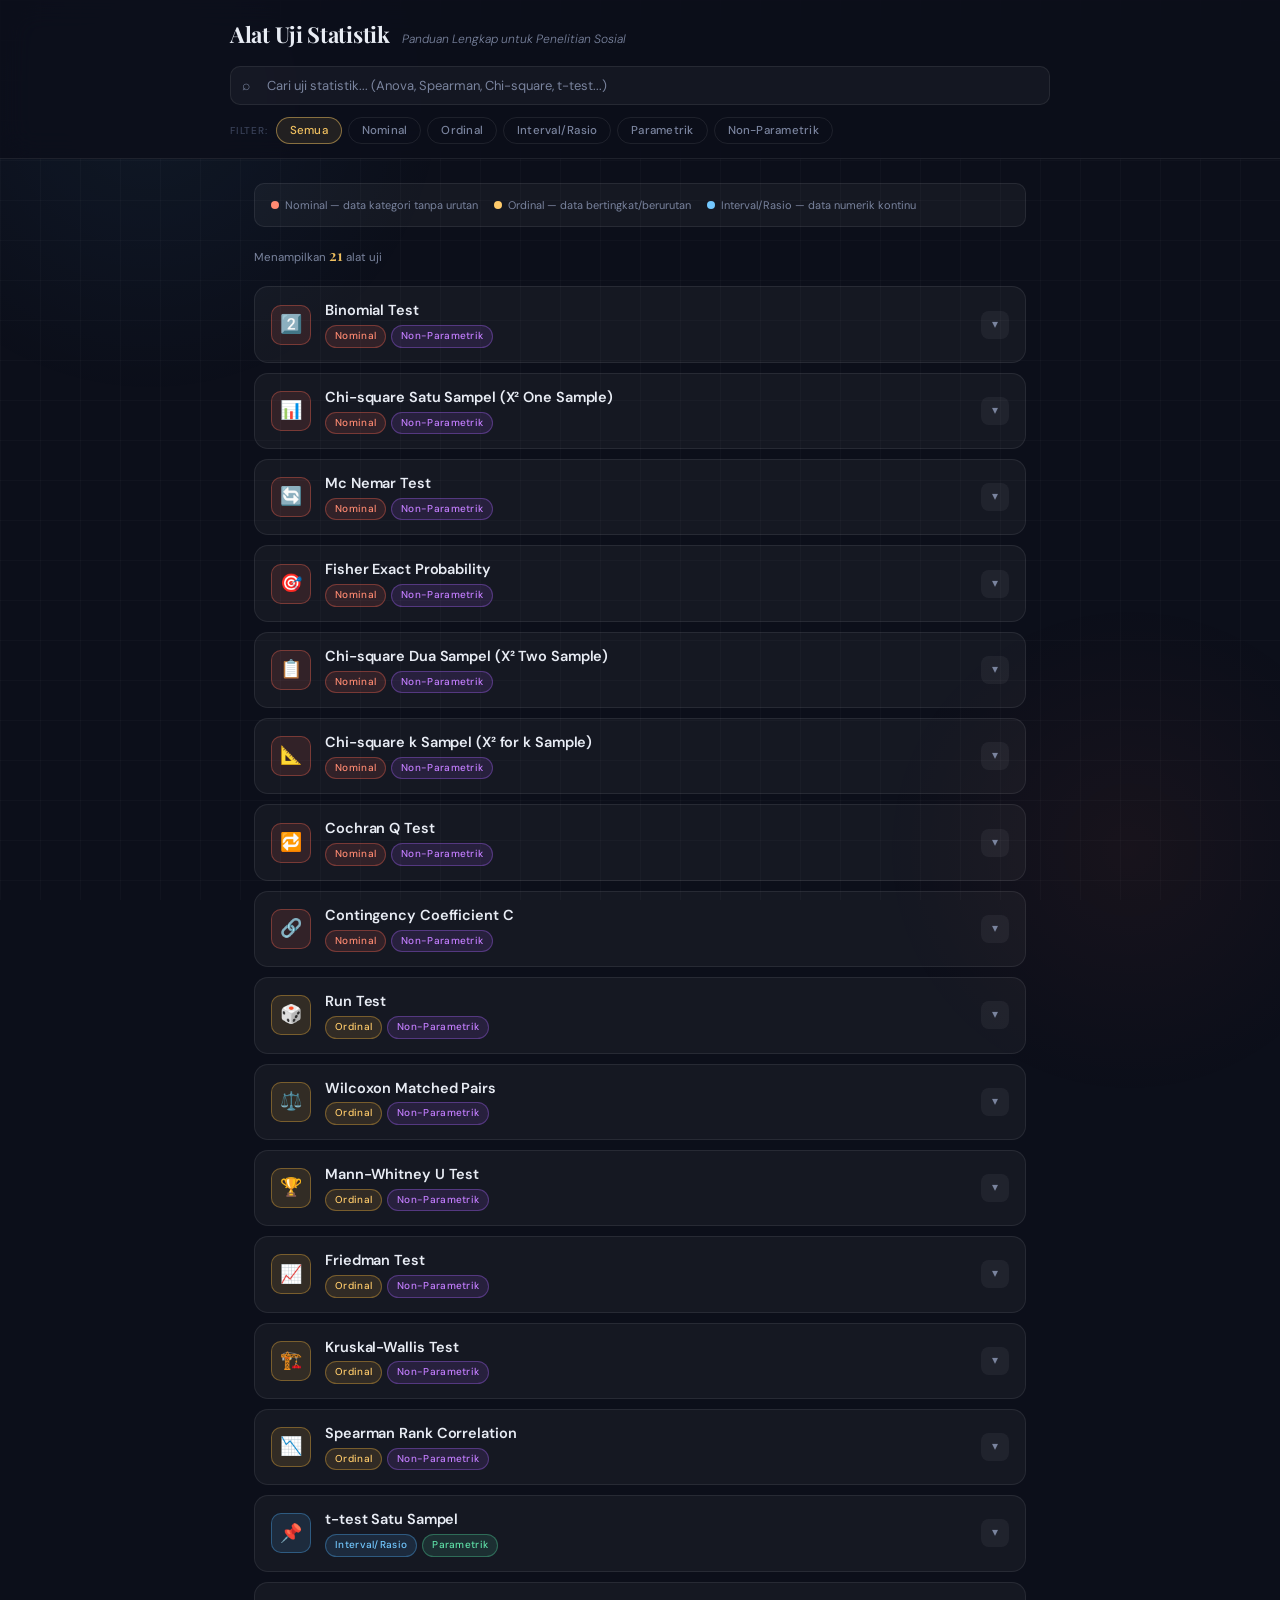
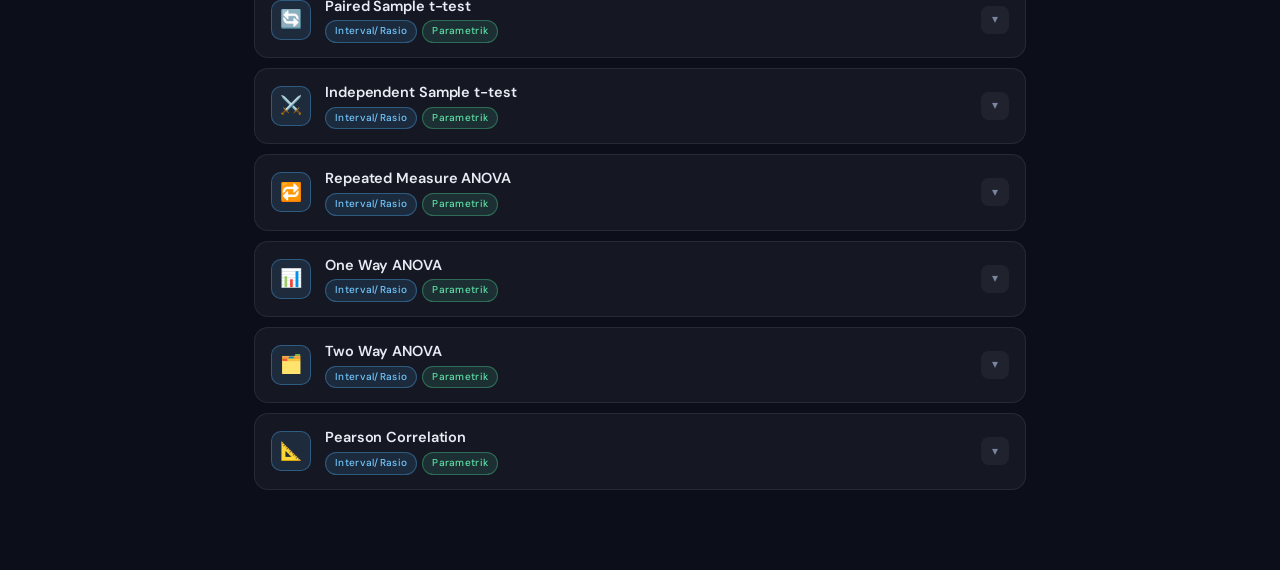
<file: statistik-uji.html>
<!DOCTYPE html>
<html lang="id">
<head>
<meta charset="UTF-8" />
<meta name="viewport" content="width=device-width, initial-scale=1.0" />
<title>Panduan Alat Uji Statistik</title>
<link href="https://fonts.googleapis.com/css2?family=Playfair+Display:wght@500;600;700&family=DM+Sans:ital,wght@0,300;0,400;0,500;0,600;1,300&display=swap" rel="stylesheet" />
<style>
  *, *::before, *::after { box-sizing: border-box; margin: 0; padding: 0; }

  :root {
    --bg:       #0c0f1a;
    --surface:  #131726;
    --glass:    rgba(255,255,255,0.04);
    --border:   rgba(255,255,255,0.08);
    --border-h: rgba(255,255,255,0.16);
    --text:     #e8ecf4;
    --muted:    #7a849e;
    --faint:    #3a4259;

    --nominal-bg:   rgba(255,105,80,0.12);
    --nominal-bdr:  rgba(255,105,80,0.35);
    --nominal-clr:  #ff8a72;
    --nominal-glow: rgba(255,105,80,0.15);

    --ordinal-bg:   rgba(255,185,60,0.12);
    --ordinal-bdr:  rgba(255,185,60,0.35);
    --ordinal-clr:  #ffcb6b;
    --ordinal-glow: rgba(255,185,60,0.12);

    --interval-bg:   rgba(80,180,255,0.12);
    --interval-bdr:  rgba(80,180,255,0.35);
    --interval-clr:  #73c8ff;
    --interval-glow: rgba(80,180,255,0.12);

    --para-bg:   rgba(80,220,160,0.12);
    --para-bdr:  rgba(80,220,160,0.35);
    --para-clr:  #5fe0a8;

    --nonpara-bg:   rgba(170,100,255,0.12);
    --nonpara-bdr:  rgba(170,100,255,0.35);
    --nonpara-clr:  #c47eff;

    --gold: #f0c060;
    --radius: 14px;
  }

  html { scroll-behavior: smooth; }

  body {
    background: var(--bg);
    color: var(--text);
    font-family: 'DM Sans', sans-serif;
    font-size: 14px;
    line-height: 1.65;
    min-height: 100vh;
    padding: 0;
    overflow-x: hidden;
  }

  /* Background grid */
  body::before {
    content: '';
    position: fixed;
    inset: 0;
    background-image:
      linear-gradient(rgba(255,255,255,0.025) 1px, transparent 1px),
      linear-gradient(90deg, rgba(255,255,255,0.025) 1px, transparent 1px);
    background-size: 40px 40px;
    pointer-events: none;
    z-index: 0;
  }

  /* Ambient glow blobs */
  body::after {
    content: '';
    position: fixed;
    top: -200px;
    left: -150px;
    width: 600px;
    height: 600px;
    background: radial-gradient(ellipse, rgba(80,180,255,0.06) 0%, transparent 70%);
    pointer-events: none;
    z-index: 0;
  }

  .glow-blob-2 {
    position: fixed;
    bottom: -200px;
    right: -100px;
    width: 500px;
    height: 500px;
    background: radial-gradient(ellipse, rgba(255,105,80,0.05) 0%, transparent 70%);
    pointer-events: none;
    z-index: 0;
  }

  /* ─── HEADER ─── */
  .site-header {
    position: sticky;
    top: 0;
    z-index: 100;
    background: rgba(12,15,26,0.85);
    backdrop-filter: blur(16px);
    -webkit-backdrop-filter: blur(16px);
    border-bottom: 1px solid var(--border);
    padding: 16px 24px 14px;
  }

  .header-inner {
    max-width: 820px;
    margin: 0 auto;
  }

  .header-top {
    display: flex;
    align-items: baseline;
    gap: 12px;
    margin-bottom: 14px;
  }

  .site-title {
    font-family: 'Playfair Display', serif;
    font-size: 22px;
    font-weight: 700;
    color: var(--text);
    letter-spacing: -0.3px;
  }

  .site-subtitle {
    font-size: 12px;
    color: var(--muted);
    font-weight: 300;
    font-style: italic;
  }

  /* Search */
  .search-box {
    position: relative;
    margin-bottom: 12px;
  }

  .search-icon {
    position: absolute;
    left: 12px;
    top: 50%;
    transform: translateY(-50%);
    color: var(--muted);
    font-size: 14px;
    pointer-events: none;
  }

  .search-input {
    width: 100%;
    padding: 10px 14px 10px 36px;
    background: var(--glass);
    border: 1px solid var(--border);
    border-radius: 10px;
    color: var(--text);
    font-family: 'DM Sans', sans-serif;
    font-size: 13px;
    outline: none;
    transition: border-color 0.2s, box-shadow 0.2s;
  }

  .search-input::placeholder { color: var(--muted); }

  .search-input:focus {
    border-color: rgba(255,255,255,0.2);
    box-shadow: 0 0 0 3px rgba(255,255,255,0.04);
  }

  /* Filter Pills */
  .filter-row {
    display: flex;
    gap: 6px;
    flex-wrap: wrap;
    align-items: center;
  }

  .filter-label {
    font-size: 10px;
    color: var(--faint);
    text-transform: uppercase;
    letter-spacing: 0.08em;
    margin-right: 2px;
    font-weight: 500;
  }

  .filter-btn {
    padding: 5px 13px;
    font-size: 11.5px;
    font-family: 'DM Sans', sans-serif;
    font-weight: 500;
    border-radius: 20px;
    border: 1px solid var(--border);
    background: transparent;
    color: var(--muted);
    cursor: pointer;
    transition: all 0.18s;
    letter-spacing: 0.02em;
  }

  .filter-btn:hover { border-color: var(--border-h); color: var(--text); }

  .filter-btn.active-semua    { border-color: rgba(240,192,96,0.5); background: rgba(240,192,96,0.1); color: var(--gold); }
  .filter-btn.active-nominal  { border-color: var(--nominal-bdr); background: var(--nominal-bg); color: var(--nominal-clr); }
  .filter-btn.active-ordinal  { border-color: var(--ordinal-bdr); background: var(--ordinal-bg); color: var(--ordinal-clr); }
  .filter-btn.active-interval { border-color: var(--interval-bdr); background: var(--interval-bg); color: var(--interval-clr); }
  .filter-btn.active-parametrik { border-color: var(--para-bdr); background: var(--para-bg); color: var(--para-clr); }
  .filter-btn.active-nonpara  { border-color: var(--nonpara-bdr); background: var(--nonpara-bg); color: var(--nonpara-clr); }

  /* ─── MAIN ─── */
  .main {
    max-width: 820px;
    margin: 0 auto;
    padding: 24px 24px 80px;
    position: relative;
    z-index: 1;
  }

  .count-bar {
    display: flex;
    align-items: center;
    justify-content: space-between;
    margin-bottom: 18px;
  }

  .count-text {
    font-size: 11.5px;
    color: var(--muted);
    font-weight: 400;
  }

  .count-num {
    font-family: 'Playfair Display', serif;
    font-size: 15px;
    color: var(--gold);
    font-weight: 600;
  }

  /* ─── CARDS ─── */
  .cards-grid { display: flex; flex-direction: column; gap: 10px; }

  .uji-card {
    background: var(--glass);
    border: 1px solid var(--border);
    border-radius: var(--radius);
    overflow: hidden;
    cursor: pointer;
    transition: border-color 0.2s, box-shadow 0.2s, transform 0.15s;
    animation: fadeSlide 0.35s ease both;
  }

  @keyframes fadeSlide {
    from { opacity: 0; transform: translateY(12px); }
    to   { opacity: 1; transform: translateY(0); }
  }

  .uji-card:hover {
    border-color: var(--border-h);
    transform: translateY(-1px);
    box-shadow: 0 8px 32px rgba(0,0,0,0.3);
  }

  .uji-card.open { border-color: rgba(255,255,255,0.15); }
  .uji-card.open.cat-nominal  { border-color: var(--nominal-bdr); box-shadow: 0 0 24px var(--nominal-glow); }
  .uji-card.open.cat-ordinal  { border-color: var(--ordinal-bdr); box-shadow: 0 0 24px var(--ordinal-glow); }
  .uji-card.open.cat-interval { border-color: var(--interval-bdr); box-shadow: 0 0 24px var(--interval-glow); }

  /* Card Header */
  .card-header {
    display: flex;
    align-items: center;
    gap: 14px;
    padding: 14px 16px;
    user-select: none;
  }

  .card-icon {
    width: 40px;
    height: 40px;
    min-width: 40px;
    border-radius: 10px;
    display: flex;
    align-items: center;
    justify-content: center;
    font-size: 18px;
    flex-shrink: 0;
  }

  .icon-nominal  { background: var(--nominal-bg);  box-shadow: inset 0 0 0 1px var(--nominal-bdr); }
  .icon-ordinal  { background: var(--ordinal-bg);  box-shadow: inset 0 0 0 1px var(--ordinal-bdr); }
  .icon-interval { background: var(--interval-bg); box-shadow: inset 0 0 0 1px var(--interval-bdr); }

  .card-meta { flex: 1; min-width: 0; }

  .card-name {
    font-size: 14.5px;
    font-weight: 600;
    color: var(--text);
    letter-spacing: -0.1px;
    line-height: 1.3;
    white-space: nowrap;
    overflow: hidden;
    text-overflow: ellipsis;
  }

  .card-tags {
    display: flex;
    gap: 5px;
    flex-wrap: wrap;
    margin-top: 5px;
  }

  .tag {
    font-size: 10px;
    font-weight: 500;
    padding: 2px 9px;
    border-radius: 20px;
    letter-spacing: 0.03em;
  }

  .t-nominal   { background: var(--nominal-bg);   color: var(--nominal-clr);   border: 1px solid var(--nominal-bdr); }
  .t-ordinal   { background: var(--ordinal-bg);   color: var(--ordinal-clr);   border: 1px solid var(--ordinal-bdr); }
  .t-interval  { background: var(--interval-bg);  color: var(--interval-clr);  border: 1px solid var(--interval-bdr); }
  .t-para      { background: var(--para-bg);      color: var(--para-clr);      border: 1px solid var(--para-bdr); }
  .t-nonpara   { background: var(--nonpara-bg);   color: var(--nonpara-clr);   border: 1px solid var(--nonpara-bdr); }

  .chevron {
    width: 28px;
    height: 28px;
    min-width: 28px;
    border-radius: 8px;
    background: rgba(255,255,255,0.05);
    display: flex;
    align-items: center;
    justify-content: center;
    color: var(--muted);
    font-size: 12px;
    transition: transform 0.25s, background 0.2s;
  }

  .uji-card.open .chevron {
    transform: rotate(180deg);
    background: rgba(255,255,255,0.08);
    color: var(--text);
  }

  /* Card Body */
  .card-body {
    max-height: 0;
    overflow: hidden;
    transition: max-height 0.4s cubic-bezier(0.4, 0, 0.2, 1);
  }

  .uji-card.open .card-body { max-height: 800px; }

  .card-body-inner {
    padding: 0 16px 18px;
    border-top: 1px solid var(--border);
    display: grid;
    grid-template-columns: 1fr 1fr;
    gap: 14px 20px;
    margin-top: 14px;
  }

  .body-section { }
  .body-section.full { grid-column: 1 / -1; }

  .body-label {
    font-size: 9.5px;
    font-weight: 600;
    text-transform: uppercase;
    letter-spacing: 0.1em;
    margin-bottom: 6px;
    display: flex;
    align-items: center;
    gap: 5px;
  }

  .label-dot {
    width: 5px;
    height: 5px;
    border-radius: 50%;
    display: inline-block;
    flex-shrink: 0;
  }

  .sec-def   .body-label { color: var(--interval-clr); }
  .sec-def   .label-dot  { background: var(--interval-clr); }
  .sec-when  .body-label { color: var(--para-clr); }
  .sec-when  .label-dot  { background: var(--para-clr); }
  .sec-req   .body-label { color: var(--nominal-clr); }
  .sec-req   .label-dot  { background: var(--nominal-clr); }
  .sec-ex    .body-label { color: var(--ordinal-clr); }
  .sec-ex    .label-dot  { background: var(--ordinal-clr); }

  .body-text {
    font-size: 12.5px;
    color: var(--muted);
    line-height: 1.65;
    font-weight: 300;
  }

  .body-text strong { color: var(--text); font-weight: 500; }

  .example-box {
    background: rgba(255,185,60,0.06);
    border: 1px solid rgba(255,185,60,0.18);
    border-radius: 8px;
    padding: 10px 12px;
    font-size: 12px;
    color: rgba(255,203,107,0.85);
    line-height: 1.6;
    font-style: italic;
    font-weight: 300;
  }

  /* No result */
  .no-result {
    text-align: center;
    padding: 60px 20px;
    color: var(--faint);
    font-size: 14px;
  }

  .no-result span { display: block; font-size: 36px; margin-bottom: 12px; }

  /* ─── LEGEND ─── */
  .legend {
    display: flex;
    gap: 16px;
    flex-wrap: wrap;
    margin-bottom: 16px;
    padding: 12px 16px;
    background: var(--glass);
    border: 1px solid var(--border);
    border-radius: 10px;
  }

  .legend-item {
    display: flex;
    align-items: center;
    gap: 6px;
    font-size: 11px;
    color: var(--muted);
  }

  .legend-dot {
    width: 8px;
    height: 8px;
    border-radius: 50%;
    flex-shrink: 0;
  }

  /* Scroll to top */
  .scroll-top {
    position: fixed;
    bottom: 24px;
    right: 24px;
    width: 40px;
    height: 40px;
    border-radius: 10px;
    background: var(--surface);
    border: 1px solid var(--border);
    color: var(--muted);
    font-size: 16px;
    cursor: pointer;
    display: flex;
    align-items: center;
    justify-content: center;
    transition: all 0.2s;
    z-index: 50;
    opacity: 0;
    pointer-events: none;
  }

  .scroll-top.visible { opacity: 1; pointer-events: all; }
  .scroll-top:hover { border-color: var(--border-h); color: var(--text); transform: translateY(-2px); }

  /* Responsive */
  @media (max-width: 580px) {
    .site-header { padding: 14px 16px 12px; }
    .main { padding: 18px 16px 80px; }
    .card-body-inner { grid-template-columns: 1fr; }
    .body-section.full { grid-column: 1; }
    .card-name { font-size: 13.5px; white-space: normal; }
    .header-top { flex-direction: column; gap: 2px; }
  }
</style>
</head>
<body>

<div class="glow-blob-2"></div>

<!-- HEADER -->
<header class="site-header">
  <div class="header-inner">
    <div class="header-top">
      <h1 class="site-title">Alat Uji Statistik</h1>
      <span class="site-subtitle">Panduan Lengkap untuk Penelitian Sosial</span>
    </div>

    <div class="search-box">
      <span class="search-icon">⌕</span>
      <input class="search-input" id="searchInput" type="text"
        placeholder="Cari uji statistik... (Anova, Spearman, Chi-square, t-test...)"
        oninput="filterCards()" />
    </div>

    <div class="filter-row">
      <span class="filter-label">Filter:</span>
      <button class="filter-btn active-semua"    data-filter="semua"      onclick="setFilter('semua',this)">Semua</button>
      <button class="filter-btn"                data-filter="nominal"    onclick="setFilter('nominal',this)">Nominal</button>
      <button class="filter-btn"                data-filter="ordinal"    onclick="setFilter('ordinal',this)">Ordinal</button>
      <button class="filter-btn"                data-filter="interval"   onclick="setFilter('interval',this)">Interval/Rasio</button>
      <button class="filter-btn"                data-filter="parametrik" onclick="setFilter('parametrik',this)">Parametrik</button>
      <button class="filter-btn"                data-filter="nonpara"    onclick="setFilter('nonpara',this)">Non-Parametrik</button>
    </div>
  </div>
</header>

<!-- MAIN -->
<main class="main">
  <!-- Legend -->
  <div class="legend">
    <div class="legend-item"><span class="legend-dot" style="background:var(--nominal-clr)"></span>Nominal — data kategori tanpa urutan</div>
    <div class="legend-item"><span class="legend-dot" style="background:var(--ordinal-clr)"></span>Ordinal — data bertingkat/berurutan</div>
    <div class="legend-item"><span class="legend-dot" style="background:var(--interval-clr)"></span>Interval/Rasio — data numerik kontinu</div>
  </div>

  <div class="count-bar">
    <span class="count-text">Menampilkan <span class="count-num" id="countNum">0</span> alat uji</span>
    <span class="count-text" id="filterLabel"></span>
  </div>

  <div class="cards-grid" id="cardsGrid"></div>
</main>

<button class="scroll-top" id="scrollTopBtn" onclick="window.scrollTo({top:0,behavior:'smooth'})">↑</button>

<script>
const data = [
  // ── NOMINAL ──
  {
    name: "Binomial Test",
    skala: ["nominal"], jenis: ["nonpara"],
    icon: "icon-nominal", cat: "cat-nominal", emoji: "2️⃣",
    deskripsi: "Menguji apakah proporsi observasi pada dua kategori sesuai dengan proporsi yang dihipotesiskan. Digunakan ketika data hanya memiliki dua kemungkinan hasil (ya/tidak, sukses/gagal, laki/perempuan).",
    kapan: "Satu sampel, data nominal dengan <strong>2 kategori</strong>, ingin menguji apakah proporsi sesuai teori.",
    syarat: "Data berskala nominal, hanya ada <strong>2 kategori (dikotomi)</strong>, satu sampel.",
    contoh: "Apakah proporsi responden yang memilih 'setuju' (60%) berbeda secara signifikan dari proporsi yang diharapkan (50%)?"
  },
  {
    name: "Chi-square Satu Sampel (X² One Sample)",
    skala: ["nominal"], jenis: ["nonpara"],
    icon: "icon-nominal", cat: "cat-nominal", emoji: "📊",
    deskripsi: "Menguji apakah frekuensi observasi pada tiap kategori sesuai dengan frekuensi yang diharapkan berdasarkan teori atau distribusi tertentu. Cocok untuk lebih dari dua kategori.",
    kapan: "Satu sampel, data nominal <strong>≥2 kategori</strong>, membandingkan distribusi observasi vs teori.",
    syarat: "Frekuensi harapan tiap sel <strong>≥ 5</strong>, data nominal, satu sampel.",
    contoh: "Apakah distribusi agama mahasiswa (Islam 70%, Kristen 15%, lainnya 15%) sesuai dengan distribusi populasi umum?"
  },
  {
    name: "Mc Nemar Test",
    skala: ["nominal"], jenis: ["nonpara"],
    icon: "icon-nominal", cat: "cat-nominal", emoji: "🔄",
    deskripsi: "Menguji perubahan proporsi pada dua pengukuran berpasangan dari subjek yang sama (sebelum–sesudah). Dirancang khusus untuk data dikotomi dari kelompok yang sama.",
    kapan: "Dua kelompok <strong>berpasangan</strong>, data nominal dikotomi, mengukur perubahan sebelum–sesudah intervensi.",
    syarat: "Data dikotomi (2 kategori), kelompok berpasangan/related, <strong>desain pre-post</strong>.",
    contoh: "Apakah ada perubahan signifikan proporsi mahasiswa yang 'tidak paham' menjadi 'paham' setelah mengikuti pelatihan?"
  },
  {
    name: "Fisher Exact Probability",
    skala: ["nominal"], jenis: ["nonpara"],
    icon: "icon-nominal", cat: "cat-nominal", emoji: "🎯",
    deskripsi: "Alternatif Chi-square ketika sampel kecil atau frekuensi harapan sel kurang dari 5. Menghitung probabilitas eksak dari tabel kontingensi 2×2.",
    kapan: "Dua kelompok independen, data nominal, <strong>sampel kecil (n&lt;20)</strong> atau frekuensi harapan &lt;5.",
    syarat: "Tabel 2×2, dua kelompok bebas, sampel kecil, <strong>frekuensi harapan &lt;5</strong>.",
    contoh: "Apakah ada hubungan antara jenis kelamin dan keputusan mengikuti organisasi pada kelompok mahasiswa baru yang kecil?"
  },
  {
    name: "Chi-square Dua Sampel (X² Two Sample)",
    skala: ["nominal"], jenis: ["nonpara"],
    icon: "icon-nominal", cat: "cat-nominal", emoji: "📋",
    deskripsi: "Menguji apakah ada perbedaan distribusi frekuensi antara dua kelompok independen. Uji yang paling umum untuk data nominal dengan dua kelompok bebas dan sampel besar.",
    kapan: "Dua kelompok <strong>independen</strong>, data nominal, sampel cukup besar, frekuensi harapan tiap sel ≥5.",
    syarat: "Dua kelompok bebas, <strong>frekuensi harapan ≥5</strong> per sel, data nominal.",
    contoh: "Apakah ada perbedaan proporsi pilihan partai politik antara kelompok laki-laki dan perempuan?"
  },
  {
    name: "Chi-square k Sampel (X² for k Sample)",
    skala: ["nominal"], jenis: ["nonpara"],
    icon: "icon-nominal", cat: "cat-nominal", emoji: "📐",
    deskripsi: "Perluasan Chi-square untuk lebih dari dua kelompok. Menguji apakah ada perbedaan distribusi proporsi di antara beberapa kelompok sekaligus.",
    kapan: "<strong>Lebih dari 2 kelompok</strong>, data nominal, ingin menguji perbedaan distribusi antar semua kelompok.",
    syarat: "Lebih dari 2 kelompok (bebas atau berpasangan), data nominal.",
    contoh: "Apakah ada perbedaan pilihan metode belajar (online/offline/hybrid) antara mahasiswa Semester 1, 3, 5, dan 7?"
  },
  {
    name: "Cochran Q Test",
    skala: ["nominal"], jenis: ["nonpara"],
    icon: "icon-nominal", cat: "cat-nominal", emoji: "🔁",
    deskripsi: "Perluasan Mc Nemar untuk lebih dari dua pengukuran berpasangan pada data dikotomi. Menguji apakah ada perubahan proporsi yang konsisten di tiga kondisi atau lebih.",
    kapan: "<strong>Lebih dari 2</strong> pengukuran berpasangan, data dikotomi, subjek diukur berulang kali.",
    syarat: "Data dikotomi, >2 kondisi berpasangan, subjek yang sama diukur berulang.",
    contoh: "Apakah proporsi mahasiswa yang 'berhasil' mengerjakan soal berbeda secara signifikan pada minggu ke-1, ke-3, dan ke-5 pelatihan?"
  },
  {
    name: "Contingency Coefficient C",
    skala: ["nominal"], jenis: ["nonpara"],
    icon: "icon-nominal", cat: "cat-nominal", emoji: "🔗",
    deskripsi: "Mengukur kekuatan hubungan (korelasi) antara dua variabel nominal. Nilainya berkisar antara 0 (tidak ada hubungan) hingga mendekati 1 (hubungan kuat). Diturunkan dari nilai Chi-square.",
    kapan: "Mengukur <strong>asosiasi</strong> antara dua variabel nominal, setelah Chi-square terbukti signifikan.",
    syarat: "Dua variabel nominal, tabel kontingensi, sebaiknya digunakan bersama Chi-square.",
    contoh: "Seberapa kuat hubungan antara jenis kelamin dan pilihan jurusan kuliah?"
  },
  // ── ORDINAL ──
  {
    name: "Run Test",
    skala: ["ordinal"], jenis: ["nonpara"],
    icon: "icon-ordinal", cat: "cat-ordinal", emoji: "🎲",
    deskripsi: "Menguji apakah urutan atau sekuens data bersifat acak (random) atau menunjukkan pola tertentu. Digunakan untuk mendeteksi tren, pola siklus, atau non-randomness dalam data.",
    kapan: "Satu sampel ordinal/nominal, ingin menguji <strong>kerandoman urutan</strong> data.",
    syarat: "Satu sampel, data dikotomi atau ordinal, fokus pada urutan kemunculan nilai.",
    contoh: "Apakah urutan jawaban benar-salah mahasiswa dalam ujian bersifat acak, atau ada pola menebak?"
  },
  {
    name: "Wilcoxon Matched Pairs",
    skala: ["ordinal"], jenis: ["nonpara"],
    icon: "icon-ordinal", cat: "cat-ordinal", emoji: "⚖️",
    deskripsi: "Alternatif non-parametrik dari Paired t-test. Menguji apakah ada perbedaan signifikan antara dua pengukuran berpasangan dengan membandingkan ranking selisih skor.",
    kapan: "Dua kelompok berpasangan, data ordinal atau <strong>interval tidak normal</strong>, desain pre-post.",
    syarat: "Dua kondisi berpasangan, data ordinal atau interval tidak normal, ukuran sampel <strong>≥6</strong>.",
    contoh: "Apakah ada perbedaan skor kepuasan mahasiswa sebelum dan sesudah perbaikan sistem akademik?"
  },
  {
    name: "Mann-Whitney U Test",
    skala: ["ordinal"], jenis: ["nonpara"],
    icon: "icon-ordinal", cat: "cat-ordinal", emoji: "🏆",
    deskripsi: "Alternatif non-parametrik dari Independent t-test. Membandingkan dua kelompok bebas dengan menguji apakah salah satu kelompok cenderung memiliki nilai lebih tinggi (ranking lebih tinggi).",
    kapan: "Dua kelompok <strong>independen</strong>, data ordinal atau interval tidak normal.",
    syarat: "Dua kelompok bebas, data ordinal atau interval <strong>tidak memenuhi asumsi normalitas</strong>.",
    contoh: "Apakah ada perbedaan tingkat stres antara mahasiswa kos dan mahasiswa yang tinggal bersama orang tua?"
  },
  {
    name: "Friedman Test",
    skala: ["ordinal"], jenis: ["nonpara"],
    icon: "icon-ordinal", cat: "cat-ordinal", emoji: "📈",
    deskripsi: "Alternatif non-parametrik dari Repeated Measure ANOVA. Menguji perbedaan di antara lebih dari dua kondisi berpasangan berdasarkan ranking dalam setiap baris subjek.",
    kapan: "<strong>Lebih dari 2</strong> kondisi berpasangan, data ordinal atau interval tidak normal.",
    syarat: ">2 kondisi berpasangan, subjek yang sama diukur berulang, data ordinal/interval tidak normal.",
    contoh: "Apakah ada perbedaan skor motivasi belajar mahasiswa pada bulan ke-1, ke-3, dan ke-6 program mentoring?"
  },
  {
    name: "Kruskal-Wallis Test",
    skala: ["ordinal"], jenis: ["nonpara"],
    icon: "icon-ordinal", cat: "cat-ordinal", emoji: "🏗️",
    deskripsi: "Alternatif non-parametrik dari One Way ANOVA. Membandingkan lebih dari dua kelompok bebas menggunakan ranking. Jika signifikan, perlu uji post-hoc (Mann-Whitney + koreksi Bonferroni).",
    kapan: "<strong>Lebih dari 2 kelompok independen</strong>, data ordinal atau tidak memenuhi asumsi ANOVA.",
    syarat: ">2 kelompok bebas, data ordinal atau interval tidak normal, tiap kelompok <strong>n≥5</strong>.",
    contoh: "Apakah ada perbedaan tingkat kepuasan kerja antara PNS, karyawan swasta, dan wiraswasta?"
  },
  {
    name: "Spearman Rank Correlation",
    skala: ["ordinal"], jenis: ["nonpara"],
    icon: "icon-ordinal", cat: "cat-ordinal", emoji: "📉",
    deskripsi: "Mengukur kekuatan dan arah hubungan monotonis antara dua variabel ordinal (atau interval tidak normal). Menggunakan ranking, bukan nilai asli. Koefisien berkisar −1 hingga +1.",
    kapan: "Mencari <strong>korelasi</strong> antara dua variabel ordinal, atau interval yang tidak normal.",
    syarat: "Dua variabel ordinal atau interval tidak normal, hubungan tidak harus linier (cukup <strong>monotonis</strong>).",
    contoh: "Apakah ada hubungan antara peringkat kelas dan tingkat kepuasan terhadap pembelajaran?"
  },
  // ── INTERVAL ──
  {
    name: "t-test Satu Sampel",
    skala: ["interval"], jenis: ["parametrik"],
    icon: "icon-interval", cat: "cat-interval", emoji: "📌",
    deskripsi: "Menguji apakah rata-rata satu kelompok berbeda secara signifikan dari nilai yang ditetapkan (nilai teoritis/standar). Uji dasar untuk data interval/rasio dengan satu sampel.",
    kapan: "Satu sampel, data interval/rasio, membandingkan rata-rata sampel dengan <strong>nilai standar tertentu</strong>.",
    syarat: "Data interval/rasio, <strong>distribusi normal</strong>, satu sampel.",
    contoh: "Apakah rata-rata IPK mahasiswa program A (3,2) berbeda secara signifikan dari standar IPK nasional (3,0)?"
  },
  {
    name: "Paired Sample t-test",
    skala: ["interval"], jenis: ["parametrik"],
    icon: "icon-interval", cat: "cat-interval", emoji: "🔄",
    deskripsi: "Membandingkan rata-rata dua pengukuran berpasangan dari subjek yang sama. Digunakan untuk desain pre-post atau ketika setiap data di kelompok 1 berpasangan dengan data di kelompok 2.",
    kapan: "Dua pengukuran <strong>berpasangan</strong> (pre-post), data interval/rasio, distribusi normal.",
    syarat: "Data interval/rasio, dua kondisi berpasangan, <strong>selisih skor berdistribusi normal</strong>.",
    contoh: "Apakah ada perbedaan rata-rata skor ujian mahasiswa sebelum dan sesudah mengikuti bimbel intensif?"
  },
  {
    name: "Independent Sample t-test",
    skala: ["interval"], jenis: ["parametrik"],
    icon: "icon-interval", cat: "cat-interval", emoji: "⚔️",
    deskripsi: "Membandingkan rata-rata dua kelompok yang berbeda dan tidak saling berhubungan. Uji parametrik paling umum untuk membandingkan dua kelompok pada data interval/rasio.",
    kapan: "Dua kelompok <strong>bebas</strong>, data interval/rasio, distribusi normal, varians homogen.",
    syarat: "Data interval/rasio, dua kelompok independen, distribusi normal, <strong>homogenitas varians</strong> (Levene's Test).",
    contoh: "Apakah ada perbedaan rata-rata pendapatan antara lulusan S1 dan D3?"
  },
  {
    name: "Repeated Measure ANOVA",
    skala: ["interval"], jenis: ["parametrik"],
    icon: "icon-interval", cat: "cat-interval", emoji: "🔁",
    deskripsi: "Perluasan Paired t-test untuk lebih dari dua kondisi berpasangan. Menganalisis perubahan rata-rata dalam satu kelompok subjek yang diukur berulang kali pada beberapa kondisi atau waktu.",
    kapan: "Satu kelompok, data interval/rasio, <strong>lebih dari dua waktu/kondisi</strong> pengukuran.",
    syarat: "Data interval/rasio, >2 kondisi berpasangan, normalitas, <strong>sphericity</strong> (Mauchly's test).",
    contoh: "Apakah ada perubahan rata-rata skor kecemasan mahasiswa pada minggu ke-1, ke-4, ke-8, dan ke-12 perkuliahan?"
  },
  {
    name: "One Way ANOVA",
    skala: ["interval"], jenis: ["parametrik"],
    icon: "icon-interval", cat: "cat-interval", emoji: "📊",
    deskripsi: "Membandingkan rata-rata lebih dari dua kelompok bebas berdasarkan <em>satu faktor</em>. Jika signifikan, perlu uji post-hoc (Tukey, Bonferroni, LSD) untuk mengetahui kelompok mana yang berbeda.",
    kapan: "<strong>Lebih dari 2 kelompok bebas</strong>, satu faktor, data interval/rasio, distribusi normal.",
    syarat: "Data interval/rasio, >2 kelompok independen, distribusi normal, <strong>homogenitas varians</strong>.",
    contoh: "Apakah ada perbedaan rata-rata produktivitas kerja antara karyawan dengan latar belakang S1, S2, dan S3?"
  },
  {
    name: "Two Way ANOVA",
    skala: ["interval"], jenis: ["parametrik"],
    icon: "icon-interval", cat: "cat-interval", emoji: "🗂️",
    deskripsi: "Menguji pengaruh <em>dua faktor</em> sekaligus terhadap satu variabel dependen, serta interaksi antara kedua faktor tersebut. Lebih efisien karena bisa melihat efek kombinasi dua variabel.",
    kapan: "Lebih dari 2 kelompok, <strong>dua faktor independen</strong>, data interval/rasio, ingin melihat efek interaksi.",
    syarat: "Data interval/rasio, dua faktor independen kategoris, normalitas, <strong>homogenitas varians</strong>.",
    contoh: "Apakah nilai ujian dipengaruhi oleh metode belajar (ceramah/diskusi) DAN jenis kelamin, serta apakah ada interaksi keduanya?"
  },
  {
    name: "Pearson Correlation",
    skala: ["interval"], jenis: ["parametrik"],
    icon: "icon-interval", cat: "cat-interval", emoji: "📐",
    deskripsi: "Mengukur kekuatan dan arah hubungan <em>linier</em> antara dua variabel interval/rasio. Koefisien r berkisar −1 (negatif sempurna) hingga +1 (positif sempurna). r=0 berarti tidak ada hubungan linier.",
    kapan: "Mengukur <strong>korelasi</strong> antara dua variabel interval/rasio yang keduanya berdistribusi normal.",
    syarat: "Dua variabel interval/rasio, distribusi <strong>normal bivariat</strong>, hubungan bersifat linier.",
    contoh: "Apakah ada hubungan antara jumlah jam belajar per minggu dengan nilai IPK mahasiswa?"
  }
];

let activeFilter = 'semua';
let searchQuery = '';
let openCards = new Set();

function setFilter(filter, btn) {
  activeFilter = filter;
  document.querySelectorAll('.filter-btn').forEach(b => {
    b.className = 'filter-btn';
  });
  btn.classList.add('active-' + filter);
  openCards.clear();
  renderCards();
}

function filterCards() {
  searchQuery = document.getElementById('searchInput').value.toLowerCase();
  openCards.clear();
  renderCards();
}

function renderCards() {
  const grid = document.getElementById('cardsGrid');
  const filtered = data.filter(d => {
    const mf = activeFilter === 'semua'
      || (activeFilter === 'nominal'    && d.skala.includes('nominal'))
      || (activeFilter === 'ordinal'    && d.skala.includes('ordinal'))
      || (activeFilter === 'interval'   && d.skala.includes('interval'))
      || (activeFilter === 'parametrik' && d.jenis.includes('parametrik'))
      || (activeFilter === 'nonpara'    && d.jenis.includes('nonpara'));
    const ms = !searchQuery
      || d.name.toLowerCase().includes(searchQuery)
      || d.deskripsi.toLowerCase().includes(searchQuery)
      || d.kapan.toLowerCase().includes(searchQuery);
    return mf && ms;
  });

  document.getElementById('countNum').textContent = filtered.length;

  if (filtered.length === 0) {
    grid.innerHTML = `<div class="no-result"><span>🔍</span>Tidak ada hasil untuk "<strong>${searchQuery}</strong>".<br>Coba kata kunci lain.</div>`;
    return;
  }

  grid.innerHTML = filtered.map((d, i) => {
    const skalaTags = d.skala.map(s =>
      s === 'nominal'  ? '<span class="tag t-nominal">Nominal</span>' :
      s === 'ordinal'  ? '<span class="tag t-ordinal">Ordinal</span>' :
                         '<span class="tag t-interval">Interval/Rasio</span>'
    ).join('');
    const jenisTags = d.jenis.map(j =>
      j === 'parametrik' ? '<span class="tag t-para">Parametrik</span>'
                         : '<span class="tag t-nonpara">Non-Parametrik</span>'
    ).join('');

    const isOpen = openCards.has(i);
    return `
    <div class="uji-card ${d.cat} ${isOpen ? 'open' : ''}" id="card-${i}" onclick="toggleCard(${i})">
      <div class="card-header">
        <div class="card-icon ${d.icon}">${d.emoji}</div>
        <div class="card-meta">
          <div class="card-name">${d.name}</div>
          <div class="card-tags">${skalaTags}${jenisTags}</div>
        </div>
        <div class="chevron">▾</div>
      </div>
      <div class="card-body">
        <div class="card-body-inner">
          <div class="body-section sec-def">
            <div class="body-label"><span class="label-dot"></span>Pengertian</div>
            <div class="body-text">${d.deskripsi}</div>
          </div>
          <div class="body-section sec-when">
            <div class="body-label"><span class="label-dot"></span>Kapan Digunakan</div>
            <div class="body-text">${d.kapan}</div>
          </div>
          <div class="body-section sec-req">
            <div class="body-label"><span class="label-dot"></span>Syarat Penggunaan</div>
            <div class="body-text">${d.syarat}</div>
          </div>
          <div class="body-section sec-ex full">
            <div class="body-label"><span class="label-dot"></span>Contoh Kasus</div>
            <div class="example-box">${d.contoh}</div>
          </div>
        </div>
      </div>
    </div>`;
  }).join('');
}

function toggleCard(i) {
  const card = document.getElementById('card-' + i);
  if (openCards.has(i)) {
    openCards.delete(i);
    card.classList.remove('open');
  } else {
    openCards.add(i);
    card.classList.add('open');
  }
}

// Scroll to top button
window.addEventListener('scroll', () => {
  const btn = document.getElementById('scrollTopBtn');
  btn.classList.toggle('visible', window.scrollY > 300);
});

renderCards();
</script>
</body>
</html>
</file>
